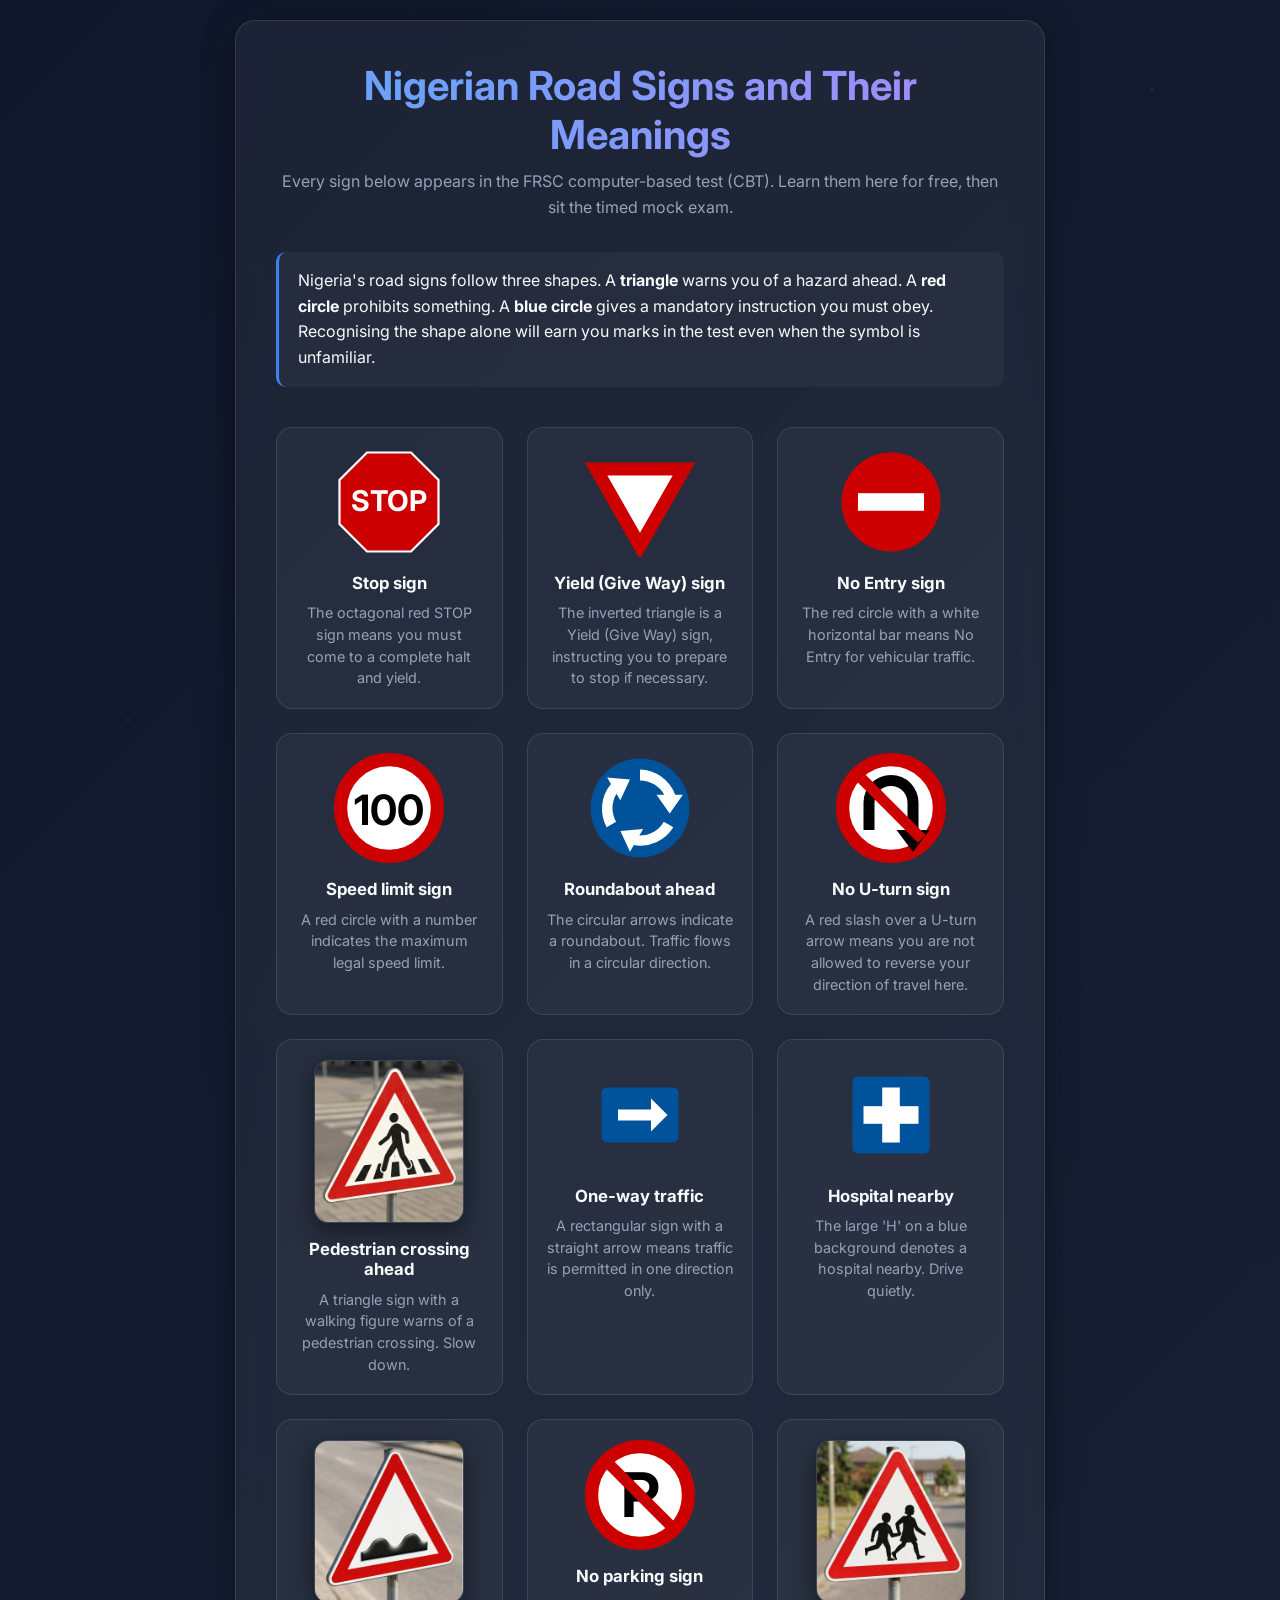
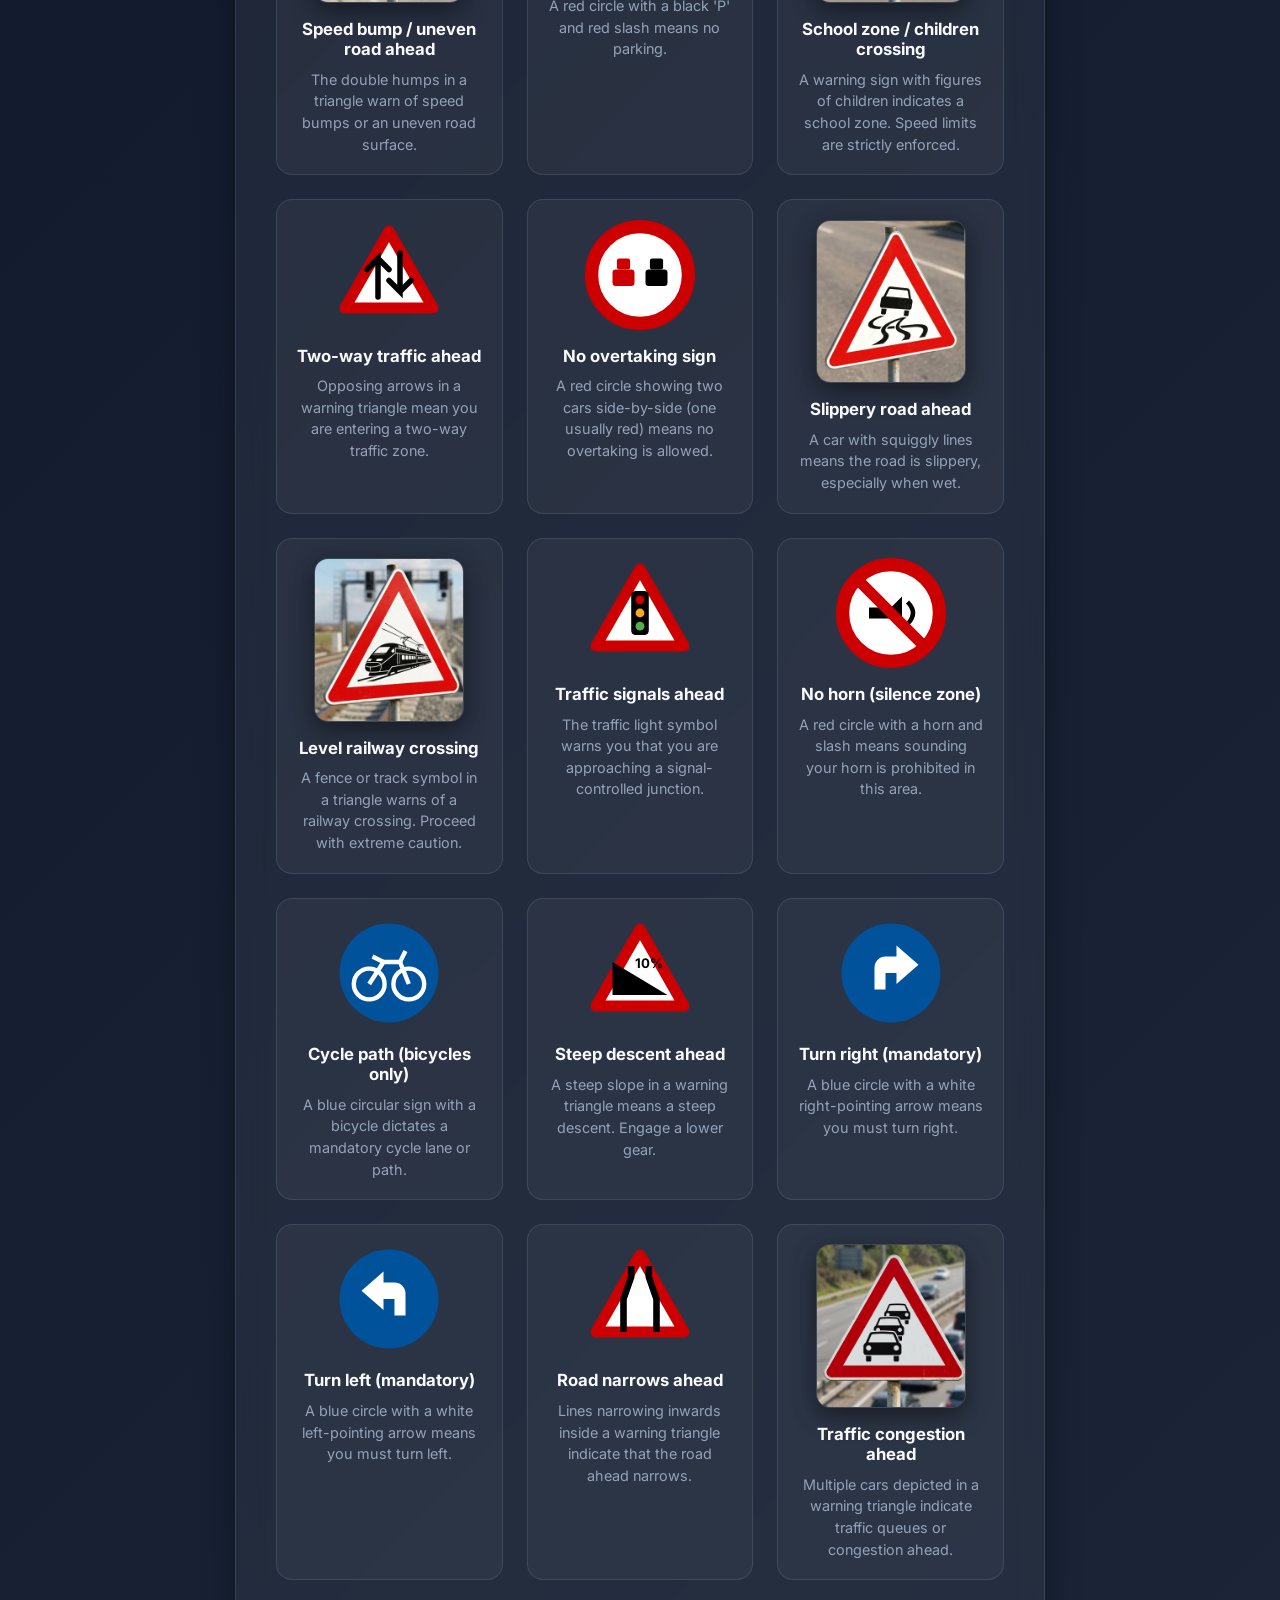
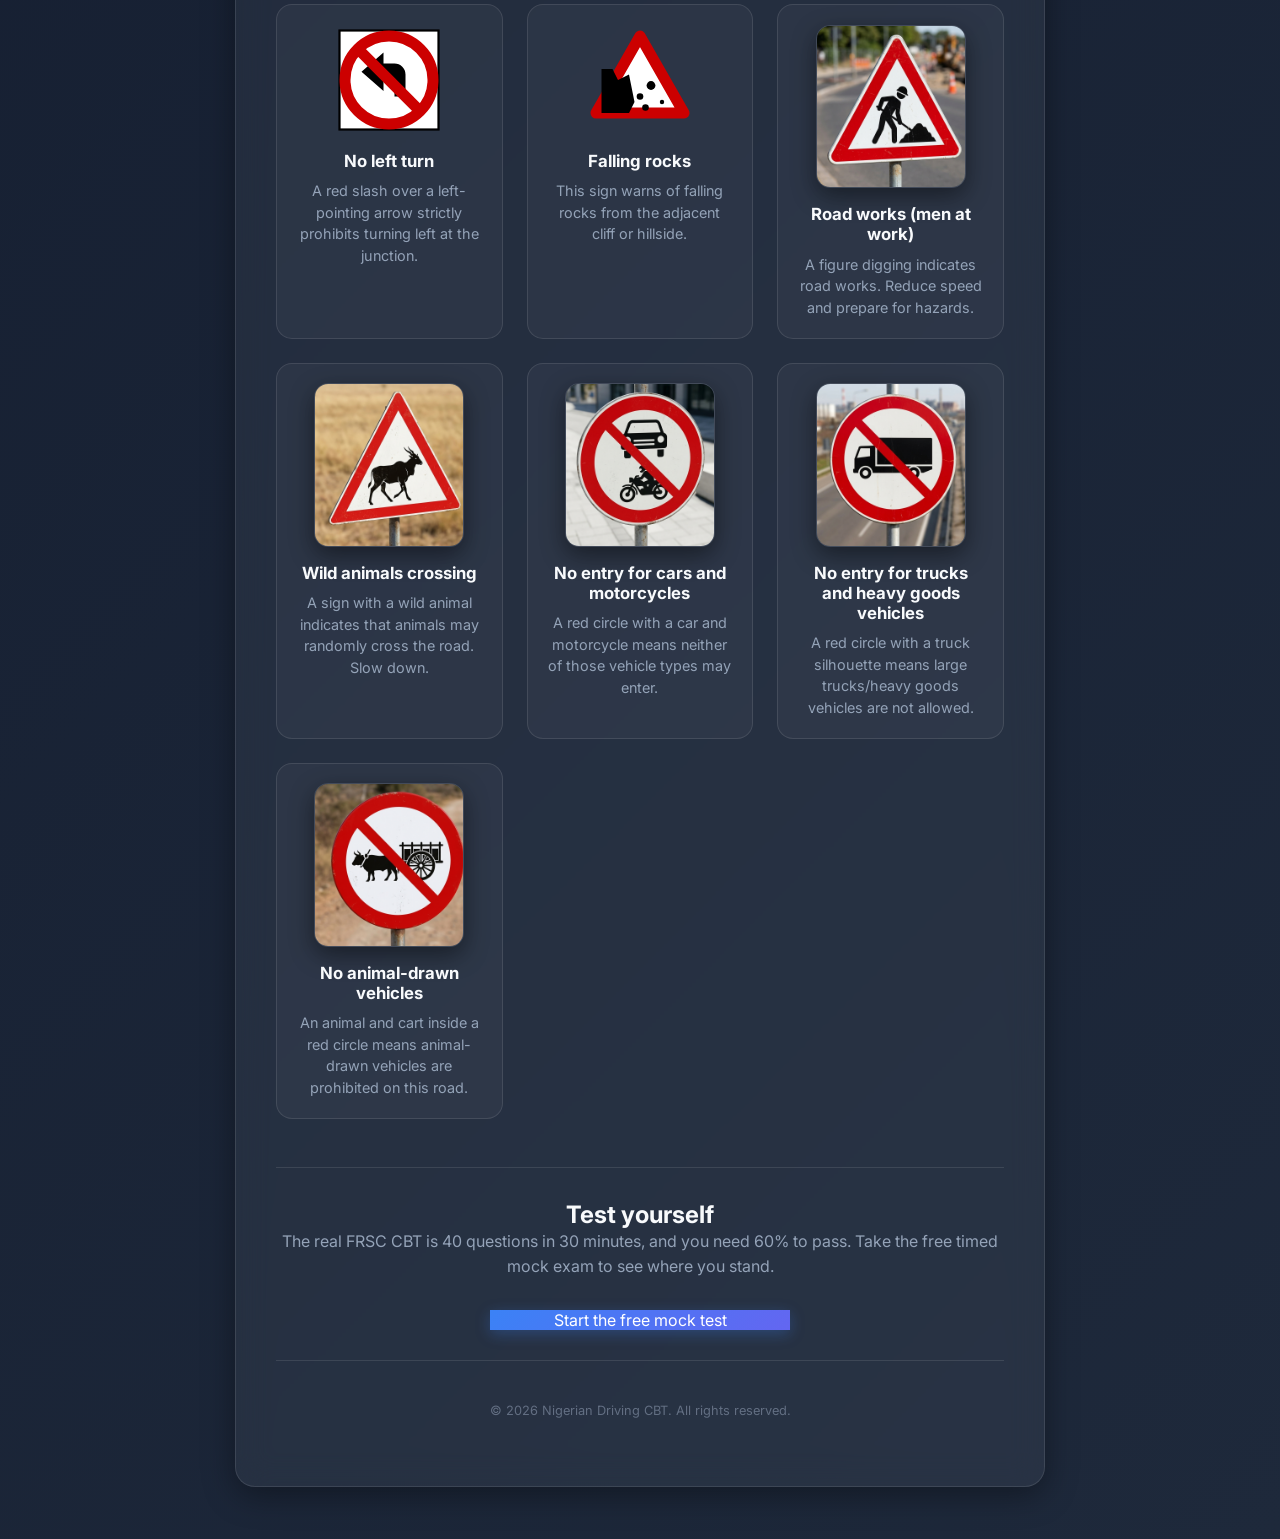
<file: driving-cbt/road-signs.html>
<!DOCTYPE html>
<html lang="en">
<head>
    <meta charset="UTF-8">
    <meta name="viewport" content="width=device-width, initial-scale=1.0">
    <title>Nigerian Road Signs and Their Meanings (31 Signs) | FRSC CBT Practice</title>
    <meta name="description" content="All 31 road signs and their meanings for the Nigerian FRSC driving licence test — warning, prohibition and mandatory signs explained, with a free CBT practice test.">
    <link rel="canonical" href="https://richard721-tech.github.io/mock-oyo-driving/driving-cbt/road-signs.html">
    <link rel="icon" href="data:image/svg+xml,<svg xmlns='http://www.w3.org/2000/svg' viewBox='0 0 100 100'><text y='.9em' font-size='90'>🚗</text></svg>">
    <meta property="og:type" content="article">
    <meta property="og:title" content="Nigerian Road Signs and Their Meanings (31 Signs)">
    <meta property="og:description" content="Every road sign you need for the FRSC driving licence test, explained in plain English. Free practice test included.">
    <meta property="og:url" content="https://richard721-tech.github.io/mock-oyo-driving/driving-cbt/road-signs.html">
    <meta property="og:image" content="https://richard721-tech.github.io/mock-oyo-driving/driving-cbt/images/school-crossing.png">
    <meta name="twitter:card" content="summary_large_image">
    <link rel="stylesheet" href="css/style.css">
    <link rel="preconnect" href="https://fonts.googleapis.com">
    <link rel="preconnect" href="https://fonts.gstatic.com" crossorigin>
    <link href="https://fonts.googleapis.com/css2?family=Inter:wght@400;500;600;700;800&display=swap" rel="stylesheet">
</head>
<body>
    <div class="app-container">
        <main class="glass-panel article-page">
            <h1>Nigerian Road Signs and Their Meanings</h1>
            <p class="subtitle">Every sign below appears in the FRSC computer-based test (CBT). Learn them here for free, then sit the timed mock exam.</p>

            <p class="article-intro">Nigeria's road signs follow three shapes. A <strong>triangle</strong> warns you of a hazard ahead. A <strong>red circle</strong> prohibits something. A <strong>blue circle</strong> gives a mandatory instruction you must obey. Recognising the shape alone will earn you marks in the test even when the symbol is unfamiliar.</p>

            <div class="sign-grid">
            <article class="sign-card">
                <div class="sign-art"><svg viewBox="0 0 100 100"><polygon points="30,5 70,5 95,30 95,70 70,95 30,95 5,70 5,30" fill="#cc0000" stroke="#fff" stroke-width="2"/><text x="50" y="58" font-family="Arial, sans-serif" font-size="26" font-weight="bold" fill="#fff" text-anchor="middle">STOP</text></svg></div>
                <h2>Stop sign</h2>
                <p>The octagonal red STOP sign means you must come to a complete halt and yield.</p>
            </article>
            <article class="sign-card">
                <div class="sign-art"><svg viewBox="0 0 100 100"><polygon points="10,20 90,20 50,90" fill="#fff" stroke="#cc0000" stroke-width="12"/></svg></div>
                <h2>Yield (Give Way) sign</h2>
                <p>The inverted triangle is a Yield (Give Way) sign, instructing you to prepare to stop if necessary.</p>
            </article>
            <article class="sign-card">
                <div class="sign-art"><svg viewBox="0 0 100 100"><circle cx="50" cy="50" r="45" fill="#cc0000"/><rect x="20" y="42" width="60" height="16" fill="#fff"/></svg></div>
                <h2>No Entry sign</h2>
                <p>The red circle with a white horizontal bar means No Entry for vehicular traffic.</p>
            </article>
            <article class="sign-card">
                <div class="sign-art"><svg viewBox="0 0 100 100"><circle cx="50" cy="50" r="44" fill="#fff" stroke="#cc0000" stroke-width="12"/><text x="50" y="65" font-family="Arial, sans-serif" font-size="38" font-weight="bold" fill="#000" text-anchor="middle">100</text></svg></div>
                <h2>Speed limit sign</h2>
                <p>A red circle with a number indicates the maximum legal speed limit.</p>
            </article>
            <article class="sign-card">
                <div class="sign-art"><svg viewBox="0 0 100 100"><circle cx="50" cy="50" r="45" fill="#00529B"/><path d="M50 25 A 25 25 0 0 1 72 38 L65 38 L77 55 L89 38 L82 38 A 35 35 0 0 0 50 15 Z" fill="#fff" transform="rotate(0 50 50)"/><path d="M50 25 A 25 25 0 0 1 72 38 L65 38 L77 55 L89 38 L82 38 A 35 35 0 0 0 50 15 Z" fill="#fff" transform="rotate(120 50 50)"/><path d="M50 25 A 25 25 0 0 1 72 38 L65 38 L77 55 L89 38 L82 38 A 35 35 0 0 0 50 15 Z" fill="#fff" transform="rotate(240 50 50)"/></svg></div>
                <h2>Roundabout ahead</h2>
                <p>The circular arrows indicate a roundabout. Traffic flows in a circular direction.</p>
            </article>
            <article class="sign-card">
                <div class="sign-art"><svg viewBox="0 0 100 100"><circle cx="50" cy="50" r="44" fill="#fff" stroke="#cc0000" stroke-width="12"/><path d="M 35 70 L 35 45 A 15 15 0 0 1 65 45 L 65 70 L 55 70 L 70 90 L 85 70 L 75 70 L 75 45 A 25 25 0 0 0 25 45 L 25 70 Z" fill="#000"/><line x1="22" y1="22" x2="78" y2="78" stroke="#cc0000" stroke-width="10"/></svg></div>
                <h2>No U-turn sign</h2>
                <p>A red slash over a U-turn arrow means you are not allowed to reverse your direction of travel here.</p>
            </article>
            <article class="sign-card">
                <div class="sign-art"><div class="sign-frame"><img src="images/pedestian.png" class="real-sign" alt="Pedestrian crossing ahead — Nigerian road sign" loading="lazy"></div></div>
                <h2>Pedestrian crossing ahead</h2>
                <p>A triangle sign with a walking figure warns of a pedestrian crossing. Slow down.</p>
            </article>
            <article class="sign-card">
                <div class="sign-art"><svg viewBox="0 0 100 100"><rect x="15" y="25" width="70" height="50" fill="#00529B" rx="5"/><polygon points="30,45 60,45 60,35 75,50 60,65 60,55 30,55" fill="#fff"/></svg></div>
                <h2>One-way traffic</h2>
                <p>A rectangular sign with a straight arrow means traffic is permitted in one direction only.</p>
            </article>
            <article class="sign-card">
                <div class="sign-art"><svg viewBox="0 0 100 100"><rect x="15" y="15" width="70" height="70" fill="#00529B" rx="5"/><rect x="42" y="25" width="16" height="50" fill="#fff"/><rect x="25" y="42" width="50" height="16" fill="#fff"/></svg></div>
                <h2>Hospital nearby</h2>
                <p>The large 'H' on a blue background denotes a hospital nearby. Drive quietly.</p>
            </article>
            <article class="sign-card">
                <div class="sign-art"><div class="sign-frame"><img src="images/bumb.png" class="real-sign" alt="Speed bump / uneven road ahead — Nigerian road sign" loading="lazy"></div></div>
                <h2>Speed bump / uneven road ahead</h2>
                <p>The double humps in a triangle warn of speed bumps or an uneven road surface.</p>
            </article>
            <article class="sign-card">
                <div class="sign-art"><svg viewBox="0 0 100 100"><circle cx="50" cy="50" r="44" fill="#fff" stroke="#cc0000" stroke-width="12"/><text x="50" y="70" font-family="Arial, sans-serif" font-size="56" font-weight="bold" fill="#000" text-anchor="middle">P</text><line x1="22" y1="22" x2="78" y2="78" stroke="#cc0000" stroke-width="10"/></svg></div>
                <h2>No parking sign</h2>
                <p>A red circle with a black 'P' and red slash means no parking.</p>
            </article>
            <article class="sign-card">
                <div class="sign-art"><div class="sign-frame"><img src="images/school-crossing.png" class="real-sign" alt="School zone / children crossing — Nigerian road sign" loading="lazy"></div></div>
                <h2>School zone / children crossing</h2>
                <p>A warning sign with figures of children indicates a school zone. Speed limits are strictly enforced.</p>
            </article>
            <article class="sign-card">
                <div class="sign-art"><svg viewBox="0 0 100 100"><polygon points="50,10 90,80 10,80" fill="#fff" stroke="#cc0000" stroke-width="10" stroke-linejoin="round"/><path d="M 40 70 L 40 35 L 30 45 M 40 35 L 50 45" stroke="#000" stroke-width="5" fill="none" stroke-linecap="round"/><path d="M 60 30 L 60 65 L 50 55 M 60 65 L 70 55" stroke="#000" stroke-width="5" fill="none" stroke-linecap="round"/></svg></div>
                <h2>Two-way traffic ahead</h2>
                <p>Opposing arrows in a warning triangle mean you are entering a two-way traffic zone.</p>
            </article>
            <article class="sign-card">
                <div class="sign-art"><svg viewBox="0 0 100 100"><circle cx="50" cy="50" r="44" fill="#fff" stroke="#cc0000" stroke-width="12"/><rect x="25" y="45" width="20" height="15" fill="#cc0000" rx="3"/><rect x="29" y="35" width="12" height="10" fill="#cc0000" rx="2"/><rect x="55" y="45" width="20" height="15" fill="#000" rx="3"/><rect x="59" y="35" width="12" height="10" fill="#000" rx="2"/></svg></div>
                <h2>No overtaking sign</h2>
                <p>A red circle showing two cars side-by-side (one usually red) means no overtaking is allowed.</p>
            </article>
            <article class="sign-card">
                <div class="sign-art"><div class="sign-frame"><img src="images/slippery-way.png" class="real-sign" alt="Slippery road ahead — Nigerian road sign" loading="lazy"></div></div>
                <h2>Slippery road ahead</h2>
                <p>A car with squiggly lines means the road is slippery, especially when wet.</p>
            </article>
            <article class="sign-card">
                <div class="sign-art"><div class="sign-frame"><img src="images/railway.png" class="real-sign" alt="Level railway crossing — Nigerian road sign" loading="lazy"></div></div>
                <h2>Level railway crossing</h2>
                <p>A fence or track symbol in a triangle warns of a railway crossing. Proceed with extreme caution.</p>
            </article>
            <article class="sign-card">
                <div class="sign-art"><svg viewBox="0 0 100 100"><polygon points="50,10 90,80 10,80" fill="#fff" stroke="#cc0000" stroke-width="10" stroke-linejoin="round"/><rect x="42" y="30" width="16" height="40" rx="4" fill="#000"/><circle cx="50" cy="38" r="4" fill="#cc0000"/><circle cx="50" cy="50" r="4" fill="#F9A825"/><circle cx="50" cy="62" r="4" fill="#4CAF50"/></svg></div>
                <h2>Traffic signals ahead</h2>
                <p>The traffic light symbol warns you that you are approaching a signal-controlled junction.</p>
            </article>
            <article class="sign-card">
                <div class="sign-art"><svg viewBox="0 0 100 100"><circle cx="50" cy="50" r="44" fill="#fff" stroke="#cc0000" stroke-width="12"/><path d="M 30 45 L 50 45 L 60 35 L 60 65 L 50 55 L 30 55 Z" fill="#000"/><path d="M 65 40 Q 75 50 65 60" fill="none" stroke="#000" stroke-width="4"/><line x1="22" y1="22" x2="78" y2="78" stroke="#cc0000" stroke-width="10"/></svg></div>
                <h2>No horn (silence zone)</h2>
                <p>A red circle with a horn and slash means sounding your horn is prohibited in this area.</p>
            </article>
            <article class="sign-card">
                <div class="sign-art"><svg viewBox="0 0 100 100"><circle cx="50" cy="50" r="45" fill="#00529B"/><circle cx="32" cy="60" r="14" fill="none" stroke="#fff" stroke-width="4"/><circle cx="68" cy="60" r="14" fill="none" stroke="#fff" stroke-width="4"/><path d="M 32 60 L 45 40 L 60 40 L 68 60" fill="none" stroke="#fff" stroke-width="4"/><path d="M 45 40 L 35 35 M 60 40 L 65 30" fill="none" stroke="#fff" stroke-width="4"/></svg></div>
                <h2>Cycle path (bicycles only)</h2>
                <p>A blue circular sign with a bicycle dictates a mandatory cycle lane or path.</p>
            </article>
            <article class="sign-card">
                <div class="sign-art"><svg viewBox="0 0 100 100"><polygon points="50,10 90,80 10,80" fill="#fff" stroke="#cc0000" stroke-width="10" stroke-linejoin="round"/><polygon points="25,70 75,70 25,40" fill="#000"/><text x="45" y="45" font-family="Arial, sans-serif" font-size="12" font-weight="bold" fill="#000">10%</text></svg></div>
                <h2>Steep descent ahead</h2>
                <p>A steep slope in a warning triangle means a steep descent. Engage a lower gear.</p>
            </article>
            <article class="sign-card">
                <div class="sign-art"><svg viewBox="0 0 100 100"><circle cx="50" cy="50" r="45" fill="#00529B"/><path d="M 35 65 L 35 45 A 10 10 0 0 1 45 35 L 55 35 L 55 25 L 75 42.5 L 55 60 L 55 50 L 45 50 L 45 65 Z" fill="#fff"/></svg></div>
                <h2>Turn right (mandatory)</h2>
                <p>A blue circle with a white right-pointing arrow means you must turn right.</p>
            </article>
            <article class="sign-card">
                <div class="sign-art"><svg viewBox="0 0 100 100"><circle cx="50" cy="50" r="45" fill="#00529B"/><path d="M 65 65 L 65 45 A 10 10 0 0 0 55 35 L 45 35 L 45 25 L 25 42.5 L 45 60 L 45 50 L 55 50 L 55 65 Z" fill="#fff"/></svg></div>
                <h2>Turn left (mandatory)</h2>
                <p>A blue circle with a white left-pointing arrow means you must turn left.</p>
            </article>
            <article class="sign-card">
                <div class="sign-art"><svg viewBox="0 0 100 100"><polygon points="50,10 90,80 10,80" fill="#fff" stroke="#cc0000" stroke-width="10" stroke-linejoin="round"/><path d="M 35 80 L 35 50 L 42 30 L 42 20" fill="none" stroke="#000" stroke-width="6"/><path d="M 65 80 L 65 50 L 58 30 L 58 20" fill="none" stroke="#000" stroke-width="6"/></svg></div>
                <h2>Road narrows ahead</h2>
                <p>Lines narrowing inwards inside a warning triangle indicate that the road ahead narrows.</p>
            </article>
            <article class="sign-card">
                <div class="sign-art"><div class="sign-frame"><img src="images/traffic.png" class="real-sign" alt="Traffic congestion ahead — Nigerian road sign" loading="lazy"></div></div>
                <h2>Traffic congestion ahead</h2>
                <p>Multiple cars depicted in a warning triangle indicate traffic queues or congestion ahead.</p>
            </article>
            <article class="sign-card">
                <div class="sign-art"><svg viewBox="0 0 100 100"><rect x="5" y="5" width="90" height="90" fill="#fff" stroke="#000" stroke-width="2"/><circle cx="50" cy="50" r="40" fill="#fff" stroke="#cc0000" stroke-width="10"/><path d="M 65 65 L 65 45 A 10 10 0 0 0 55 35 L 45 35 L 45 25 L 25 42.5 L 45 60 L 45 50 L 55 50 L 55 65 Z" fill="#000"/><line x1="22" y1="22" x2="78" y2="78" stroke="#cc0000" stroke-width="10"/></svg></div>
                <h2>No left turn</h2>
                <p>A red slash over a left-pointing arrow strictly prohibits turning left at the junction.</p>
            </article>
            <article class="sign-card">
                <div class="sign-art"><svg viewBox="0 0 100 100"><polygon points="50,10 90,80 10,80" fill="#fff" stroke="#cc0000" stroke-width="10" stroke-linejoin="round"/><path d="M 15 80 L 15 40 L 25 40 L 30 50 L 40 45 L 45 70 L 40 80 Z" fill="#000"/><circle cx="50" cy="65" r="3" fill="#000"/><circle cx="60" cy="55" r="4" fill="#000"/><circle cx="70" cy="70" r="2" fill="#000"/><circle cx="55" cy="75" r="3" fill="#000"/></svg></div>
                <h2>Falling rocks</h2>
                <p>This sign warns of falling rocks from the adjacent cliff or hillside.</p>
            </article>
            <article class="sign-card">
                <div class="sign-art"><div class="sign-frame"><img src="images/men-at-work.png" class="real-sign" alt="Road works (men at work) — Nigerian road sign" loading="lazy"></div></div>
                <h2>Road works (men at work)</h2>
                <p>A figure digging indicates road works. Reduce speed and prepare for hazards.</p>
            </article>
            <article class="sign-card">
                <div class="sign-art"><div class="sign-frame"><img src="images/animal-crossing.png" class="real-sign" alt="Wild animals crossing — Nigerian road sign" loading="lazy"></div></div>
                <h2>Wild animals crossing</h2>
                <p>A sign with a wild animal indicates that animals may randomly cross the road. Slow down.</p>
            </article>
            <article class="sign-card">
                <div class="sign-art"><div class="sign-frame"><img src="images/no-car-and-bike.png" class="real-sign" alt="No entry for cars and motorcycles — Nigerian road sign" loading="lazy"></div></div>
                <h2>No entry for cars and motorcycles</h2>
                <p>A red circle with a car and motorcycle means neither of those vehicle types may enter.</p>
            </article>
            <article class="sign-card">
                <div class="sign-art"><div class="sign-frame"><img src="images/truck-prohibited.png" class="real-sign" alt="No entry for trucks and heavy goods vehicles — Nigerian road sign" loading="lazy"></div></div>
                <h2>No entry for trucks and heavy goods vehicles</h2>
                <p>A red circle with a truck silhouette means large trucks/heavy goods vehicles are not allowed.</p>
            </article>
            <article class="sign-card">
                <div class="sign-art"><div class="sign-frame"><img src="images/bullcart.png" class="real-sign" alt="No animal-drawn vehicles — Nigerian road sign" loading="lazy"></div></div>
                <h2>No animal-drawn vehicles</h2>
                <p>An animal and cart inside a red circle means animal-drawn vehicles are prohibited on this road.</p>
            </article>
            </div>

            <section class="article-cta">
                <h2>Test yourself</h2>
                <p>The real FRSC CBT is 40 questions in 30 minutes, and you need 60% to pass. Take the free timed mock exam to see where you stand.</p>
                <a class="btn primary-btn" href="index.html">Start the free mock test</a>
            </section>

            <footer class="app-footer">
                <p class="footer-year">© <span id="footer-year">2026</span> Nigerian Driving CBT. All rights reserved.</p>
            </footer>
        </main>
    </div>
</body>
</html>
</file>
<file: driving-cbt/css/style.css>
:root {
    --bg-gradient: linear-gradient(135deg, #0f172a 0%, #1e293b 100%);
    --glass-bg: rgba(255, 255, 255, 0.05);
    --glass-border: rgba(255, 255, 255, 0.1);
    --glass-shadow: 0 8px 32px 0 rgba(0, 0, 0, 0.37);
    --primary-color: #3b82f6;
    --primary-hover: #2563eb;
    --text-main: #f8fafc;
    --text-muted: #94a3b8;
    --success: #10b981;
    --danger: #ef4444;
    --warning: #f59e0b;
    --card-hover: rgba(255, 255, 255, 0.08);
    --shadow: 0 4px 20px rgba(0, 0, 0, 0.3);
    --transition: all 0.3s ease;
}

* {
    margin: 0;
    padding: 0;
    box-sizing: border-box;
    font-family: 'Inter', sans-serif;
}

body {
    background: var(--bg-gradient);
    color: var(--text-main);
    min-height: 100vh;
    display: flex;
    justify-content: center;
    align-items: flex-start;
    overflow-x: hidden;
    position: relative;
}

/* Animated Background Particles */
body::before {
    content: '';
    position: fixed;
    top: 0;
    left: 0;
    width: 100%;
    height: 100%;
    background:
        radial-gradient(2px 2px at 20% 30%, rgba(59, 130, 246, 0.3), transparent),
        radial-gradient(2px 2px at 40% 70%, rgba(167, 139, 250, 0.2), transparent),
        radial-gradient(2px 2px at 60% 20%, rgba(59, 130, 246, 0.2), transparent),
        radial-gradient(2px 2px at 80% 50%, rgba(167, 139, 250, 0.3), transparent),
        radial-gradient(3px 3px at 10% 80%, rgba(59, 130, 246, 0.15), transparent),
        radial-gradient(3px 3px at 90% 10%, rgba(167, 139, 250, 0.15), transparent),
        radial-gradient(2px 2px at 50% 50%, rgba(96, 165, 250, 0.2), transparent),
        radial-gradient(2px 2px at 70% 90%, rgba(59, 130, 246, 0.2), transparent);
    animation: floatParticles 20s ease-in-out infinite alternate;
    pointer-events: none;
    z-index: 0;
}

@keyframes floatParticles {
    0% { transform: translateY(0) translateX(0); }
    50% { transform: translateY(-20px) translateX(10px); }
    100% { transform: translateY(10px) translateX(-10px); }
}

.app-container {
    width: 100%;
    max-width: 850px;
    padding: 20px;
    position: relative;
    z-index: 1;
    min-height: 100vh;
    display: flex;
    flex-direction: column;
}

.screen {
    display: none;
    animation: fadeIn 0.5s ease-in-out;
    flex: 1;
}

.screen.active {
    display: flex;
    flex-direction: column;
}

@keyframes fadeIn {
    from { opacity: 0; transform: translateY(15px); }
    to { opacity: 1; transform: translateY(0); }
}

/* Glassmorphism Panel */
.glass-panel {
    background: var(--glass-bg);
    backdrop-filter: blur(16px);
    -webkit-backdrop-filter: blur(16px);
    border: 1px solid var(--glass-border);
    border-radius: 20px;
    padding: 40px;
    box-shadow: var(--glass-shadow);
    text-align: center;
}

h1 {
    font-size: 2.5rem;
    margin-bottom: 10px;
    background: linear-gradient(to right, #60a5fa, #a78bfa);
    -webkit-background-clip: text;
    -webkit-text-fill-color: transparent;
}

p {
    color: var(--text-muted);
    margin-bottom: 30px;
    line-height: 1.6;
}

/* ===== AUTHENTICATION SCREENS ===== */

.logo-placeholder {
    display: inline-block;
    font-size: 1.6rem;
    font-weight: 800;
    letter-spacing: 3px;
    padding: 12px 28px;
    background: linear-gradient(135deg, #3b82f6, #8b5cf6);
    color: white;
    border-radius: 12px;
    margin-bottom: 20px;
    box-shadow: 0 4px 15px rgba(59, 130, 246, 0.4);
}

.auth-box {
    max-width: 420px;
    width: 100%;
    margin: 0 auto;
    padding: 2.5rem 2rem;
    text-align: center;
}

.auth-box h2 {
    color: var(--text-main);
    font-size: 1.8rem;
    margin-bottom: 0.5rem;
}

.auth-box .subtitle {
    color: var(--text-muted);
    margin-bottom: 2rem;
    font-size: 0.95rem;
}

.form-group {
    text-align: left;
    margin-bottom: 1.2rem;
}

.form-group label {
    display: block;
    margin-bottom: 0.5rem;
    font-weight: 500;
    color: var(--text-muted);
    font-size: 0.9rem;
}

.form-group input {
    width: 100%;
    padding: 0.85rem 1rem;
    border: 1px solid var(--glass-border);
    border-radius: 10px;
    font-size: 1rem;
    font-family: inherit;
    background: rgba(255, 255, 255, 0.06);
    color: var(--text-main);
    transition: var(--transition);
}

.form-group input::placeholder {
    color: rgba(148, 163, 184, 0.6);
}

.form-group input:focus {
    outline: none;
    border-color: var(--primary-color);
    box-shadow: 0 0 0 3px rgba(59, 130, 246, 0.15);
    background: rgba(255, 255, 255, 0.08);
}

.password-wrapper {
    position: relative;
    width: 100%;
}

.password-wrapper input {
    padding-right: 45px;
}

.toggle-password {
    position: absolute;
    right: 12px;
    top: 50%;
    transform: translateY(-50%);
    background: none;
    border: none;
    cursor: pointer;
    font-size: 1.1rem;
    padding: 0;
    opacity: 0.6;
    transition: opacity 0.2s;
}

.toggle-password:hover {
    opacity: 1;
}

.full-width {
    width: 100%;
    max-width: 100%;
    margin-top: 1rem;
}

.auth-switch {
    margin-top: 1.5rem;
    font-size: 0.95rem;
}

.auth-switch a {
    color: var(--primary-color);
    text-decoration: none;
    font-weight: 600;
}

.auth-switch a:hover {
    text-decoration: underline;
}

.error-message {
    color: var(--danger);
    background: rgba(239, 68, 68, 0.1);
    padding: 0.8rem;
    border-radius: 8px;
    margin-bottom: 1rem;
    font-size: 0.9rem;
    border: 1px solid rgba(239, 68, 68, 0.2);
}

.error-message.hidden {
    display: none;
}

.resend-row {
    margin-top: 1rem;
}

.resend-row.hidden {
    display: none;
}

/* ===== LANDING / DASHBOARD SCREEN ===== */

.header-nav {
    display: flex;
    justify-content: space-between;
    align-items: center;
    width: 100%;
    margin-bottom: 1.5rem;
    padding: 1rem 1.5rem;
    background: var(--glass-bg);
    backdrop-filter: blur(12px);
    border: 1px solid var(--glass-border);
    border-radius: 14px;
    box-shadow: var(--shadow);
}

.user-greeting {
    font-weight: 600;
    color: var(--primary-color);
    font-size: 1.1rem;
}

.small-btn {
    padding: 0.5rem 1.2rem;
    font-size: 0.85rem;
    background: rgba(239, 68, 68, 0.1);
    color: #fca5a5;
    border: 1px solid rgba(239, 68, 68, 0.3);
    border-radius: 8px;
}

.small-btn:hover {
    background: rgba(239, 68, 68, 0.2);
}

/* Category Selection */
.category-selection {
    margin: 30px 0;
    text-align: left;
}

.category-selection > label {
    display: block;
    margin-bottom: 15px;
    font-weight: 500;
    font-size: 1.1rem;
}

.radio-group {
    display: flex;
    gap: 20px;
}

.radio-card {
    flex: 1;
    position: relative;
    cursor: pointer;
}

.radio-card input {
    position: absolute;
    opacity: 0;
    cursor: pointer;
}

.card-content {
    display: flex;
    flex-direction: column;
    align-items: center;
    padding: 20px;
    background: rgba(255,255,255,0.03);
    border: 2px solid var(--glass-border);
    border-radius: 12px;
    transition: var(--transition);
}

.card-content .icon {
    font-size: 2.5rem;
    margin-bottom: 10px;
}

.radio-card input:checked ~ .card-content {
    border-color: var(--primary-color);
    background: rgba(59, 130, 246, 0.1);
    transform: translateY(-2px);
    box-shadow: 0 4px 15px rgba(59, 130, 246, 0.2);
}

.radio-card:hover .card-content {
    background: var(--card-hover);
}

.test-info {
    display: flex;
    justify-content: center;
    gap: 20px;
    margin-bottom: 30px;
    font-size: 0.95rem;
}

.test-info p {
    margin: 0;
    color: var(--text-main);
    background: rgba(255, 255, 255, 0.04);
    padding: 10px 18px;
    border-radius: 10px;
    border: 1px solid var(--glass-border);
}

.pass-info {
    color: var(--text-muted);
    font-size: 0.85rem;
    margin-bottom: 20px;
}

/* ===== BUTTONS ===== */

button {
    padding: 14px 32px;
    border: none;
    border-radius: 10px;
    font-size: 1.05rem;
    font-weight: 600;
    cursor: pointer;
    transition: var(--transition);
}

.primary-btn {
    background: linear-gradient(135deg, var(--primary-color), #6366f1);
    color: white;
    width: 100%;
    max-width: 300px;
    box-shadow: 0 4px 15px rgba(59, 130, 246, 0.3);
}

.primary-btn:hover {
    transform: translateY(-2px);
    box-shadow: 0 6px 20px rgba(59, 130, 246, 0.5);
}

.secondary-btn {
    background: rgba(255, 255, 255, 0.08);
    color: var(--text-main);
    border: 1px solid var(--glass-border);
}

.secondary-btn:hover:not(:disabled) {
    background: rgba(255, 255, 255, 0.15);
}

.secondary-btn:disabled {
    opacity: 0.4;
    cursor: not-allowed;
}

.submit-btn {
    background: linear-gradient(135deg, var(--success), #059669);
    color: white;
    box-shadow: 0 4px 15px rgba(16, 185, 129, 0.3);
}

.submit-btn:hover {
    transform: translateY(-2px);
    box-shadow: 0 6px 20px rgba(16, 185, 129, 0.5);
}

/* ===== TEST INTERFACE ===== */

.test-panel {
    text-align: left;
    min-height: 500px;
    display: flex;
    flex-direction: column;
}

.test-header {
    display: flex;
    justify-content: space-between;
    align-items: center;
    margin-bottom: 20px;
    padding-bottom: 15px;
    border-bottom: 1px solid var(--glass-border);
}

.progress-container {
    flex: 1;
    margin-right: 30px;
}

#question-counter {
    display: block;
    font-size: 0.9rem;
    color: var(--text-muted);
    margin-bottom: 8px;
}

.progress-bar {
    width: 100%;
    height: 6px;
    background: rgba(255,255,255,0.1);
    border-radius: 3px;
    overflow: hidden;
}

.progress-fill {
    height: 100%;
    background: linear-gradient(to right, var(--primary-color), #8b5cf6);
    width: 0%;
    transition: width 0.4s ease;
}

.timer {
    display: flex;
    align-items: center;
    gap: 8px;
    background: rgba(239, 68, 68, 0.1);
    padding: 8px 16px;
    border-radius: 20px;
    border: 1px solid rgba(239, 68, 68, 0.3);
    color: #fca5a5;
    font-weight: 600;
    white-space: nowrap;
}

.timer.warning {
    animation: pulseRed 1s infinite;
}

@keyframes pulseRed {
    0% { background: rgba(239, 68, 68, 0.1); }
    50% { background: rgba(239, 68, 68, 0.3); }
    100% { background: rgba(239, 68, 68, 0.1); }
}

/* Question Navigator */
.question-navigator {
    display: grid;
    grid-template-columns: repeat(10, 1fr);
    gap: 6px;
    margin-bottom: 20px;
    padding: 12px;
    background: rgba(255, 255, 255, 0.03);
    border: 1px solid var(--glass-border);
    border-radius: 12px;
    max-height: 120px;
    overflow-y: auto;
}

.nav-btn {
    padding: 7px 0;
    font-size: 13px;
    font-weight: 600;
    color: var(--text-muted);
    background: rgba(255, 255, 255, 0.06);
    border: 2px solid transparent;
    border-radius: 8px;
    cursor: pointer;
    transition: var(--transition);
}

.nav-btn:hover {
    background: rgba(255, 255, 255, 0.12);
    color: var(--text-main);
}

.nav-btn.answered {
    background: rgba(59, 130, 246, 0.25);
    color: #93c5fd;
    border-color: rgba(59, 130, 246, 0.4);
}

.nav-btn.active {
    border-color: var(--warning);
    box-shadow: 0 0 0 2px rgba(245, 158, 11, 0.25);
    color: var(--text-main);
    background: rgba(245, 158, 11, 0.1);
}

.nav-btn.skipped {
    background: rgba(239, 68, 68, 0.15);
    color: #fca5a5;
    border-color: rgba(239, 68, 68, 0.3);
}

/* Question Area */
.question-container {
    flex: 1;
}

.question-diagram {
    display: flex;
    justify-content: center;
    margin-bottom: 20px;
}

.question-diagram svg {
    height: 120px;
    width: auto;
    filter: drop-shadow(0 4px 8px rgba(0,0,0,0.3));
    transition: var(--transition);
}

.question-diagram svg:hover {
    transform: scale(1.06);
}

/* Source photos are 1408x768 side-by-side composites (sign front | sign back).
   The frame crops to exactly the left half so only the sign face shows. */
.sign-frame {
    width: 150px;
    aspect-ratio: 704 / 768;
    overflow: hidden;
    border-radius: 14px;
    border: 1px solid var(--glass-border);
    box-shadow: 0 8px 24px rgba(0, 0, 0, 0.45);
    transition: var(--transition);
}

.sign-frame:hover {
    transform: scale(1.04);
    box-shadow: 0 12px 32px rgba(0, 0, 0, 0.55);
}

.sign-frame img.real-sign {
    display: block;
    width: 200%;
    height: 100%;
    object-fit: cover;
    object-position: left center;
}

#question-text {
    font-size: 1.3rem;
    font-weight: 500;
    margin-bottom: 25px;
    line-height: 1.5;
}

/* Option Buttons */
.options-grid {
    display: grid;
    gap: 12px;
}

.option-btn {
    text-align: left;
    padding: 16px 18px;
    background: rgba(255, 255, 255, 0.03);
    border: 1px solid var(--glass-border);
    border-radius: 12px;
    color: var(--text-main);
    font-size: 1rem;
    display: flex;
    align-items: center;
    transition: var(--transition);
}

.option-btn:hover {
    background: var(--card-hover);
    transform: translateX(4px);
    border-color: rgba(255, 255, 255, 0.2);
}

.option-btn.selected {
    background: rgba(59, 130, 246, 0.15);
    border-color: var(--primary-color);
    box-shadow: 0 0 0 1px rgba(59, 130, 246, 0.3);
}

.option-marker {
    display: inline-flex;
    justify-content: center;
    align-items: center;
    width: 30px;
    height: 30px;
    min-width: 30px;
    background: rgba(255,255,255,0.08);
    border-radius: 50%;
    margin-right: 14px;
    font-weight: 700;
    font-size: 0.85rem;
}

.option-btn.selected .option-marker {
    background: var(--primary-color);
    color: white;
}

/* Test Controls */
.test-controls {
    display: flex;
    justify-content: space-between;
    align-items: center;
    margin-top: 30px;
    padding-top: 20px;
    border-top: 1px solid var(--glass-border);
    gap: 10px;
}

.test-controls button {
    max-width: 160px;
}

.test-controls .submit-btn {
    margin-left: auto;
}

/* Keyboard hint */
.keyboard-hint {
    text-align: center;
    color: var(--text-muted);
    font-size: 0.75rem;
    margin-top: 10px;
    opacity: 0.6;
}

/* ===== RESULTS SCREEN ===== */

.result-panel {
    text-align: center;
}

.score-display {
    margin: 30px 0;
    display: flex;
    flex-direction: column;
    align-items: center;
}

.circular-progress {
    position: relative;
    width: 160px;
    height: 160px;
    margin-bottom: 20px;
}

.circular-chart {
    display: block;
    margin: 0 auto;
    max-width: 80%;
    max-height: 250px;
}

.circle-bg {
    fill: none;
    stroke: rgba(255, 255, 255, 0.08);
    stroke-width: 2.8;
}

.circle {
    fill: none;
    stroke-width: 2.8;
    stroke-linecap: round;
    transition: stroke-dasharray 1.5s ease-out;
}

.percentage {
    position: absolute;
    top: 50%;
    left: 50%;
    transform: translate(-50%, -50%);
    font-size: 2.2rem;
    font-weight: bold;
}

.score-message {
    font-size: 1.2rem;
    font-weight: 500;
}

/* Score Breakdown */
.score-breakdown {
    display: flex;
    justify-content: center;
    gap: 20px;
    margin: 20px 0;
    flex-wrap: wrap;
}

.breakdown-item {
    background: rgba(255, 255, 255, 0.04);
    border: 1px solid var(--glass-border);
    border-radius: 12px;
    padding: 15px 22px;
    text-align: center;
    min-width: 100px;
}

.breakdown-item .count {
    font-size: 1.8rem;
    font-weight: 700;
    display: block;
    margin-bottom: 4px;
}

.breakdown-item .label {
    font-size: 0.8rem;
    color: var(--text-muted);
    text-transform: uppercase;
    letter-spacing: 1px;
}

.breakdown-item.correct .count { color: var(--success); }
.breakdown-item.wrong .count { color: var(--danger); }
.breakdown-item.unanswered .count { color: var(--warning); }

/* Review Section */
.review-section {
    background: rgba(0, 0, 0, 0.2);
    border-radius: 12px;
    padding: 25px;
    margin: 25px 0;
    text-align: left;
}

.review-section h3 {
    margin-bottom: 20px;
    color: #fcd34d;
    display: flex;
    align-items: center;
    gap: 10px;
}

.review-notes {
    display: flex;
    flex-direction: column;
    gap: 12px;
}

.review-note {
    display: flex;
    gap: 12px;
    padding: 14px;
    background: rgba(255, 255, 255, 0.03);
    border-left: 4px solid var(--primary-color);
    border-radius: 0 10px 10px 0;
    line-height: 1.5;
}

.review-note .icon {
    font-size: 1.3rem;
}

/* Answer Review */
.answer-review-section {
    margin: 25px 0;
    text-align: left;
}

.answer-review-section h3 {
    margin-bottom: 15px;
    display: flex;
    align-items: center;
    gap: 10px;
}

.review-question {
    background: rgba(255, 255, 255, 0.03);
    border: 1px solid var(--glass-border);
    border-radius: 12px;
    padding: 18px;
    margin-bottom: 12px;
}

.review-question .rq-number {
    color: var(--text-muted);
    font-size: 0.8rem;
    text-transform: uppercase;
    letter-spacing: 1px;
    margin-bottom: 6px;
}

.review-question .rq-text {
    font-weight: 500;
    margin-bottom: 10px;
    font-size: 1rem;
    line-height: 1.4;
}

.review-question .rq-answer {
    font-size: 0.9rem;
    padding: 8px 12px;
    border-radius: 8px;
    margin-bottom: 4px;
}

.review-question .rq-answer.correct {
    background: rgba(16, 185, 129, 0.12);
    border: 1px solid rgba(16, 185, 129, 0.3);
    color: #6ee7b7;
}

.review-question .rq-answer.wrong {
    background: rgba(239, 68, 68, 0.12);
    border: 1px solid rgba(239, 68, 68, 0.3);
    color: #fca5a5;
}

.review-question .rq-answer.skipped {
    background: rgba(245, 158, 11, 0.12);
    border: 1px solid rgba(245, 158, 11, 0.3);
    color: #fcd34d;
}

/* Result action buttons */
.result-actions {
    display: flex;
    justify-content: center;
    gap: 15px;
    flex-wrap: wrap;
    margin-top: 10px;
}

.result-actions button {
    min-width: 160px;
}

/* ===== FOOTER ===== */

.app-footer {
    text-align: center;
    padding: 40px 20px 25px;
    margin-top: 30px;
    border-top: 1px solid var(--glass-border);
    display: flex;
    flex-direction: column;
    align-items: center;
    gap: 10px;
}

.footer-powered {
    font-size: 0.75rem;
    font-weight: 600;
    letter-spacing: 5px;
    text-transform: uppercase;
    color: var(--text-muted);
    margin-bottom: 0;
    opacity: 0.8;
}

/* --- OR7 Emblem --- */
.or7-badge {
    position: relative;
    width: 96px;
    height: 108px;
    display: flex;
    align-items: center;
    justify-content: center;
    filter: drop-shadow(0 0 18px rgba(139, 92, 246, 0.45));
    transition: var(--transition);
}

.or7-badge:hover {
    transform: translateY(-3px) scale(1.05);
    filter: drop-shadow(0 0 28px rgba(96, 165, 250, 0.65));
}

/* gradient hexagon ring */
.or7-badge::before {
    content: '';
    position: absolute;
    inset: 0;
    background: conic-gradient(from 180deg, #60a5fa, #a78bfa, #f472b6, #60a5fa);
    clip-path: polygon(50% 0%, 100% 25%, 100% 75%, 50% 100%, 0% 75%, 0% 25%);
    animation: or7Spin 6s linear infinite;
}

@keyframes or7Spin {
    0%   { filter: hue-rotate(0deg); }
    100% { filter: hue-rotate(360deg); }
}

/* dark hexagon core */
.or7-hex {
    position: relative;
    width: 88px;
    height: 100px;
    background: linear-gradient(160deg, #111827 0%, #1e1b4b 100%);
    clip-path: polygon(50% 0%, 100% 25%, 100% 75%, 50% 100%, 0% 75%, 0% 25%);
    display: flex;
    align-items: center;
    justify-content: center;
    overflow: hidden;
}

/* moving shine sweep across the core */
.or7-hex::after {
    content: '';
    position: absolute;
    top: -60%;
    left: -80%;
    width: 50%;
    height: 220%;
    background: linear-gradient(105deg, transparent, rgba(255, 255, 255, 0.18), transparent);
    transform: rotate(20deg);
    animation: or7Shine 3.5s ease-in-out infinite;
}

@keyframes or7Shine {
    0%   { left: -80%; }
    60%  { left: 140%; }
    100% { left: 140%; }
}

.or7-text {
    font-family: 'Orbitron', 'Inter', sans-serif;
    font-weight: 900;
    font-size: 1.7rem;
    letter-spacing: 1px;
    background: linear-gradient(to bottom, #f8fafc 30%, #93c5fd 100%);
    -webkit-background-clip: text;
    background-clip: text;
    -webkit-text-fill-color: transparent;
    text-shadow: 0 0 20px rgba(96, 165, 250, 0.5);
}

.or7-seven {
    background: linear-gradient(to bottom, #a78bfa, #f472b6);
    -webkit-background-clip: text;
    background-clip: text;
    -webkit-text-fill-color: transparent;
}

/* --- richydos signature (intentionally hard-to-read glitch font) --- */
.footer-brand {
    font-family: 'Rubik Glitch', 'Inter', cursive;
    font-size: 1.5rem;
    letter-spacing: 3px;
    background: linear-gradient(135deg, #f472b6, #c084fc, #60a5fa);
    -webkit-background-clip: text;
    background-clip: text;
    -webkit-text-fill-color: transparent;
    opacity: 0.85;
    margin-bottom: 0;
}

.footer-year {
    font-size: 0.8rem;
    color: rgba(148, 163, 184, 0.55);
    margin-bottom: 0;
}

/* ===== CONFETTI ===== */

@keyframes confettiFall {
    0% { transform: translateY(-100vh) rotate(0deg); opacity: 1; }
    100% { transform: translateY(100vh) rotate(720deg); opacity: 0; }
}

.confetti-piece {
    position: fixed;
    width: 10px;
    height: 10px;
    top: -10px;
    z-index: 999;
    animation: confettiFall 3s ease-in forwards;
}

/* ===== RESPONSIVE ===== */

@media (max-width: 600px) {
    .app-container { padding: 10px; }
    .glass-panel { padding: 25px 15px; }
    .radio-group { flex-direction: column; }
    .test-header { flex-direction: column; align-items: flex-start; gap: 12px; }
    .progress-container { width: 100%; margin-right: 0; }
    .question-navigator {
        grid-template-columns: repeat(8, 1fr);
        gap: 4px;
    }
    .nav-btn {
        font-size: 11px;
        padding: 5px 0;
    }
    h1 { font-size: 1.8rem; }
    #question-text { font-size: 1.1rem; }
    .test-controls { flex-wrap: wrap; justify-content: center; }
    .test-controls button { max-width: 130px; flex: 1; }
    .score-breakdown { gap: 10px; }
    .breakdown-item { min-width: 80px; padding: 10px 14px; }
    .breakdown-item .count { font-size: 1.4rem; }
    .header-nav { padding: 0.8rem 1rem; }
    .user-greeting { font-size: 0.95rem; }
    .test-info { flex-direction: column; gap: 10px; align-items: center; }
    .footer-powered { font-size: 0.7rem; letter-spacing: 4px; }
    .footer-brand { font-size: 1.25rem; }
    .or7-badge { width: 80px; height: 90px; }
    .or7-hex { width: 73px; height: 83px; }
    .or7-text { font-size: 1.4rem; }
    .sign-frame { width: 125px; }
    .result-actions { flex-direction: column; align-items: center; }
}

/* ===== PUBLIC ARTICLE PAGE (road-signs.html) ===== */

.article-page {
    text-align: left;
    margin-bottom: 2rem;
}

.article-page h1 {
    text-align: center;
}

.article-page .subtitle {
    text-align: center;
    color: var(--text-muted);
    margin-bottom: 2rem;
}

.article-intro {
    color: var(--text-main);
    background: rgba(255, 255, 255, 0.04);
    border-left: 3px solid var(--primary-color);
    border-radius: 10px;
    padding: 1rem 1.2rem;
    margin-bottom: 2.5rem;
}

.sign-grid {
    display: grid;
    grid-template-columns: repeat(auto-fill, minmax(220px, 1fr));
    gap: 1.5rem;
}

.sign-card {
    background: rgba(255, 255, 255, 0.04);
    border: 1px solid var(--glass-border);
    border-radius: 16px;
    padding: 1.2rem;
    text-align: center;
    transition: var(--transition);
}

.sign-card:hover {
    background: var(--card-hover);
    transform: translateY(-3px);
}

.sign-art {
    display: flex;
    justify-content: center;
    margin-bottom: 1rem;
}

.sign-art svg {
    width: 110px;
    height: 110px;
}

.sign-card h2 {
    font-size: 1.05rem;
    margin-bottom: 0.6rem;
    color: var(--text-main);
}

.sign-card p {
    font-size: 0.9rem;
    margin-bottom: 0;
    line-height: 1.5;
}

.article-cta {
    text-align: center;
    margin-top: 3rem;
    padding-top: 2rem;
    border-top: 1px solid var(--glass-border);
}

.article-cta .btn {
    display: inline-block;
    text-decoration: none;
}

.free-guide-link {
    margin-top: 0.75rem;
    font-size: 0.9rem;
}

@media (max-width: 600px) {
    .sign-grid { grid-template-columns: repeat(auto-fill, minmax(150px, 1fr)); gap: 1rem; }
    .sign-card { padding: 0.9rem; }
    .sign-art svg { width: 90px; height: 90px; }
    .sign-card h2 { font-size: 0.95rem; }
}
</file>
